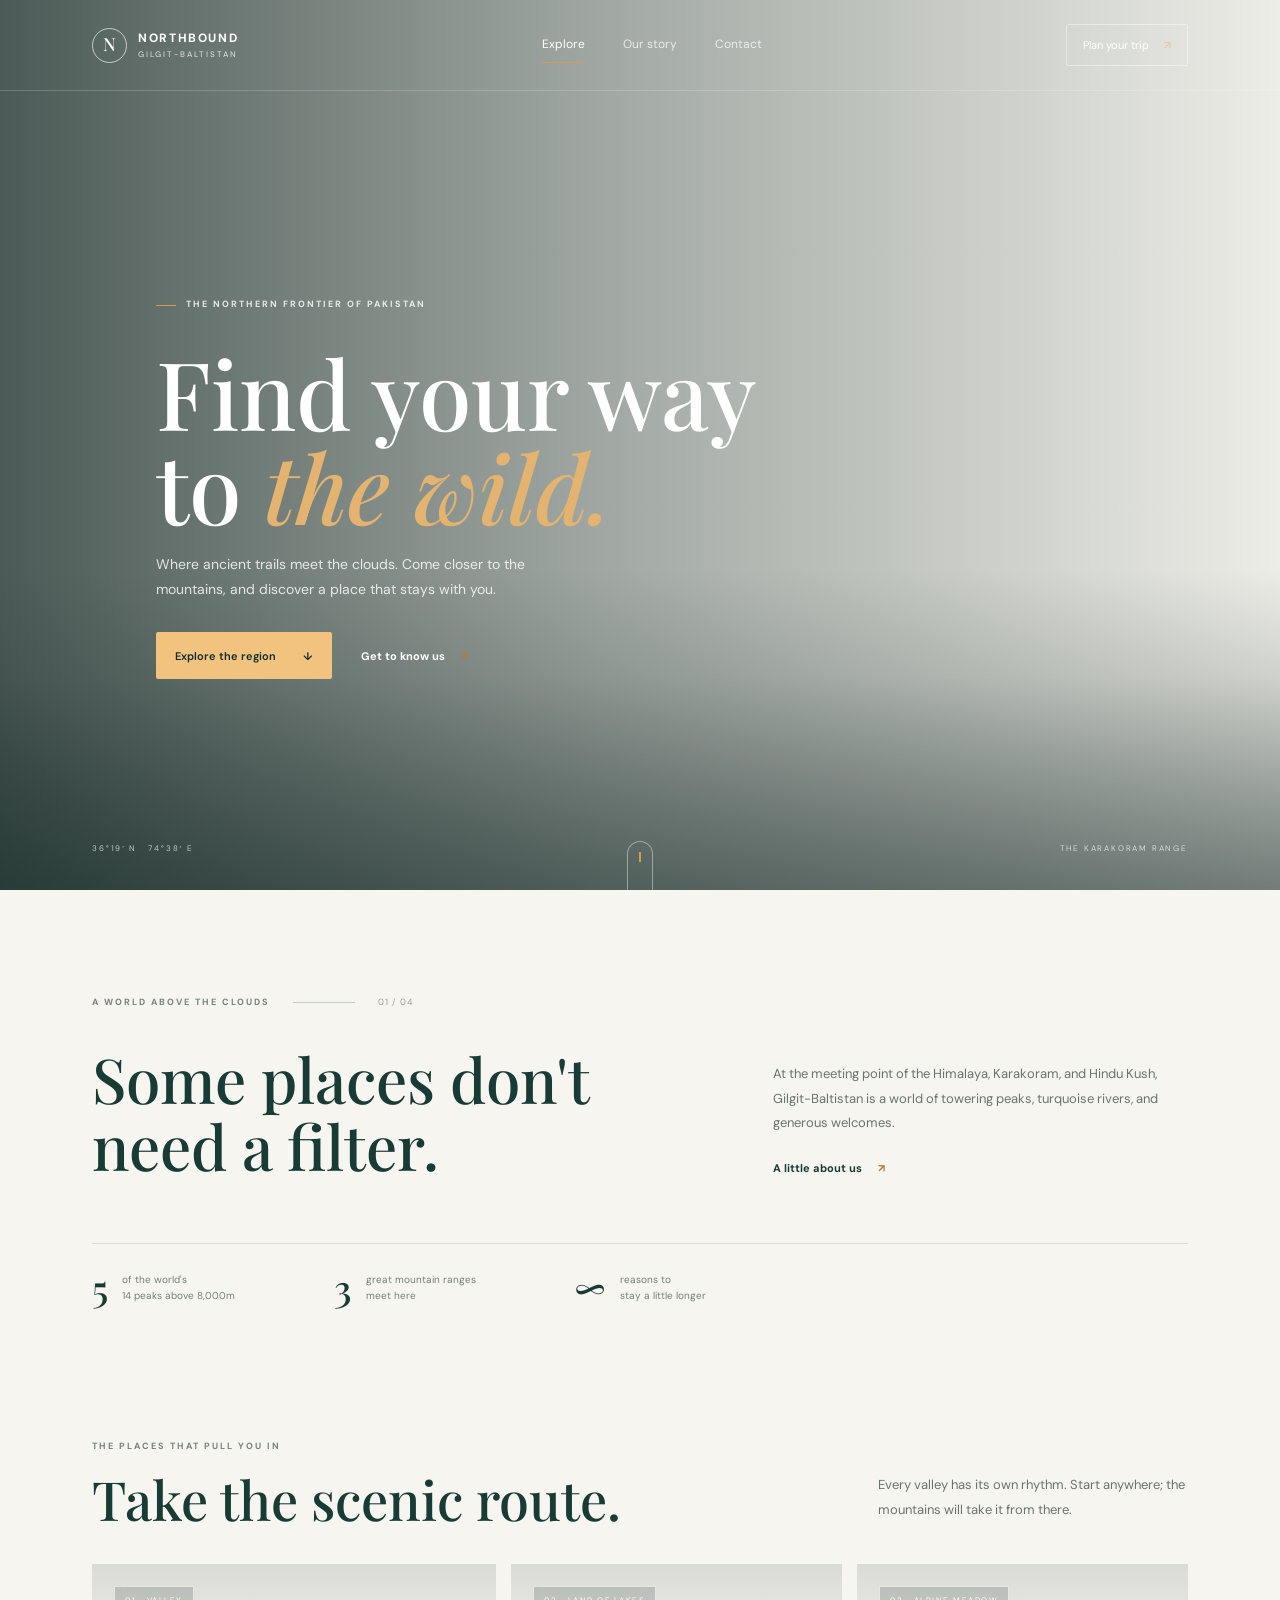
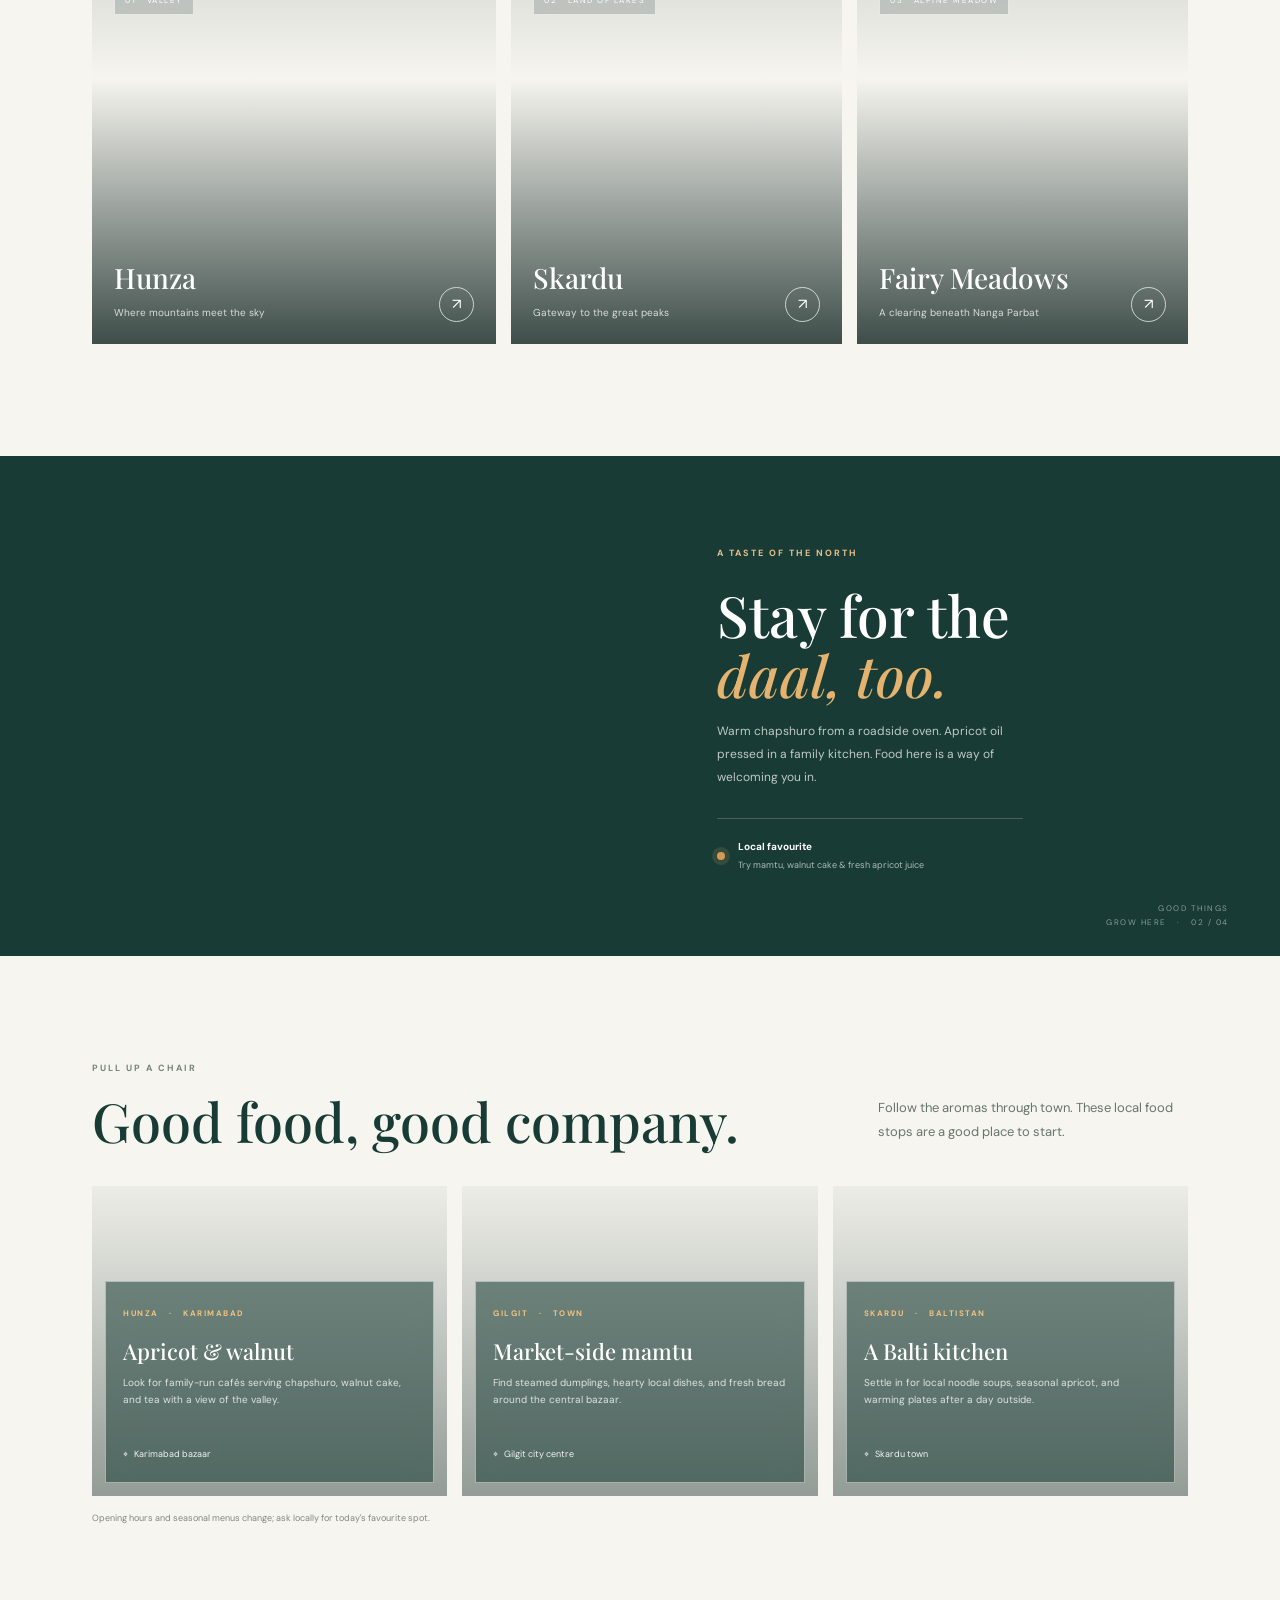
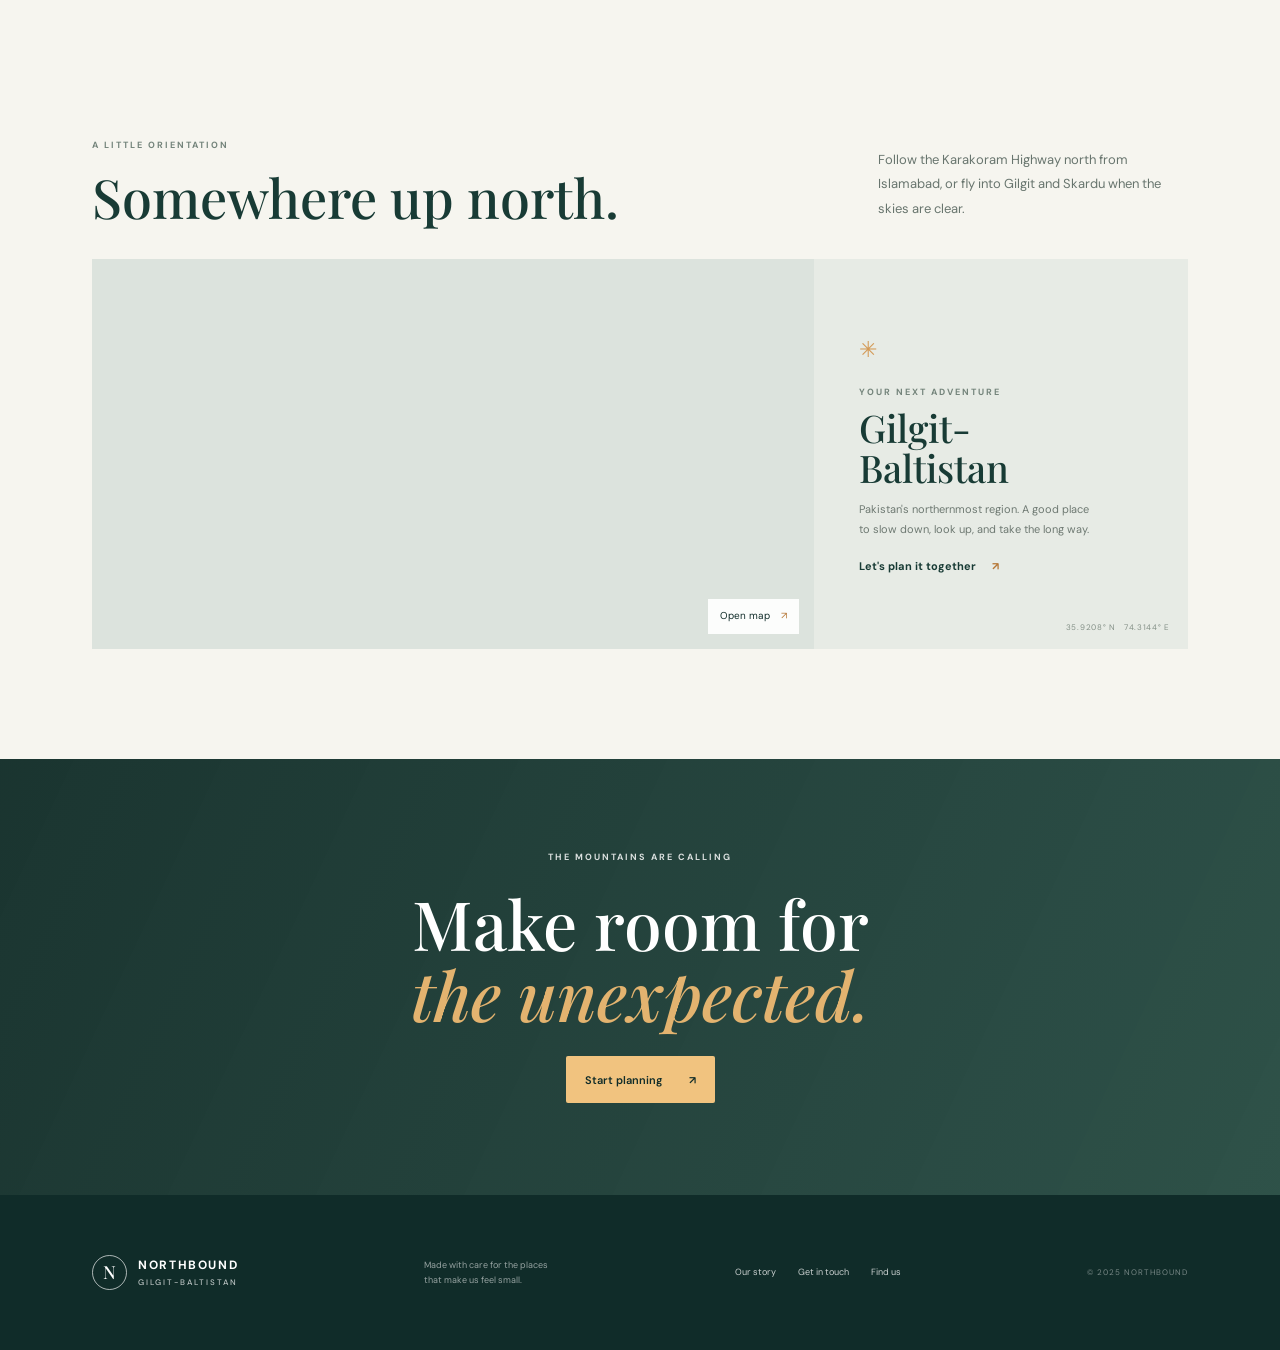
<file: index.html>
<!DOCTYPE html>
<html lang="en">
<head>
    <meta charset="UTF-8">
    <meta name="viewport" content="width=device-width, initial-scale=1.0">
    <meta name="description" content="Discover the mountain valleys, culture, cuisine, and unforgettable journeys of Gilgit-Baltistan, Pakistan.">
    <title>Northbound — Explore Gilgit-Baltistan</title>
    <link rel="preconnect" href="https://fonts.googleapis.com">
    <link rel="preconnect" href="https://fonts.gstatic.com" crossorigin>
    <link href="https://fonts.googleapis.com/css2?family=DM+Sans:wght@400;500;600;700&family=Playfair+Display:wght@500;600;700&display=swap" rel="stylesheet">
    <link rel="stylesheet" href="styles.css">
</head>
<body>
    <header class="site-header">
        <a class="brand" href="index.html" aria-label="Northbound home"><span class="brand-mark">N</span><span>NORTHBOUND<small>GILGIT-BALTISTAN</small></span></a>
        <nav class="main-nav" aria-label="Main navigation">
            <a class="active" href="index.html">Explore</a>
            <a href="about.html">Our story</a>
            <a href="contact.html">Contact</a>
        </nav>
        <a class="header-cta" href="contact.html">Plan your trip <span aria-hidden="true">↗</span></a>
    </header>

    <main>
        <section class="hero">
            <div class="hero-content">
                <p class="eyebrow light"><span></span> THE NORTHERN FRONTIER OF PAKISTAN</p>
                <h1>Find your way<br>to <em>the wild.</em></h1>
                <p class="hero-copy">Where ancient trails meet the clouds. Come closer to the mountains, and discover a place that stays with you.</p>
                <div class="hero-actions">
                    <a class="button button-primary" href="#destinations">Explore the region <span aria-hidden="true">↓</span></a>
                    <a class="text-link light-link" href="about.html">Get to know us <span aria-hidden="true">↗</span></a>
                </div>
            </div>
            <div class="hero-caption"><span>36°19′ N &nbsp; 74°38′ E</span><span>THE KARAKORAM RANGE</span></div>
            <a class="scroll-cue" href="#intro" aria-label="Scroll to discover"><span></span></a>
        </section>

        <section class="intro section-wrap" id="intro">
            <div class="intro-label"><span class="eyebrow">A WORLD ABOVE THE CLOUDS</span><span class="line"></span><span class="index-number">01 / 04</span></div>
            <div class="intro-main">
                <h2>Some places don't<br>need a filter.</h2>
                <div class="intro-text"><p>At the meeting point of the Himalaya, Karakoram, and Hindu Kush, Gilgit-Baltistan is a world of towering peaks, turquoise rivers, and generous welcomes.</p><a class="text-link" href="about.html">A little about us <span aria-hidden="true">↗</span></a></div>
            </div>
            <div class="stat-row">
                <div class="stat"><strong>5</strong><span>of the world's<br>14 peaks above 8,000m</span></div>
                <div class="stat"><strong>3</strong><span>great mountain ranges<br>meet here</span></div>
                <div class="stat"><strong>∞</strong><span>reasons to<br>stay a little longer</span></div>
            </div>
        </section>

        <section class="destinations section-wrap" id="destinations">
            <div class="section-heading">
                <div><span class="eyebrow">THE PLACES THAT PULL YOU IN</span><h2>Take the scenic route.</h2></div>
                <p>Every valley has its own rhythm. Start anywhere; the mountains will take it from there.</p>
            </div>
            <div class="destination-grid">
                <a class="destination-card card-hunza" href="#map"><span class="card-tag">01 &nbsp; VALLEY</span><span class="card-info"><span><strong>Hunza</strong><small>Where mountains meet the sky</small></span><span class="round-arrow" aria-hidden="true">↗</span></span></a>
                <a class="destination-card card-skardu" href="#map"><span class="card-tag">02 &nbsp; LAND OF LAKES</span><span class="card-info"><span><strong>Skardu</strong><small>Gateway to the great peaks</small></span><span class="round-arrow" aria-hidden="true">↗</span></span></a>
                <a class="destination-card card-fairy" href="#map"><span class="card-tag">03 &nbsp; ALPINE MEADOW</span><span class="card-info"><span><strong>Fairy Meadows</strong><small>A clearing beneath Nanga Parbat</small></span><span class="round-arrow" aria-hidden="true">↗</span></span></a>
            </div>
        </section>

        <section class="food-section">
            <div class="food-image" role="img" aria-label="Traditional meal served with mountain scenery"></div>
            <div class="food-content"><span class="eyebrow">A TASTE OF THE NORTH</span><h2>Stay for the<br><em>daal, too.</em></h2><p>Warm chapshuro from a roadside oven. Apricot oil pressed in a family kitchen. Food here is a way of welcoming you in.</p><div class="food-note"><span class="food-dot"></span><span><strong>Local favourite</strong><small>Try mamtu, walnut cake &amp; fresh apricot juice</small></span></div></div>
            <div class="food-side-note">GOOD THINGS<br>GROW HERE &nbsp; · &nbsp; 02 / 04</div>
        </section>

        <section class="restaurants section-wrap">
            <div class="section-heading"><div><span class="eyebrow">PULL UP A CHAIR</span><h2>Good food, good company.</h2></div><p>Follow the aromas through town. These local food stops are a good place to start.</p></div>
            <div class="restaurant-grid">
                <article class="restaurant-card restaurant-hunza"><div class="restaurant-glass"><span class="restaurant-type">HUNZA &nbsp; · &nbsp; KARIMABAD</span><h3>Apricot &amp; walnut</h3><p>Look for family-run cafés serving chapshuro, walnut cake, and tea with a view of the valley.</p><span class="restaurant-pin">⌖ &nbsp; Karimabad bazaar</span></div></article>
                <article class="restaurant-card restaurant-gilgit"><div class="restaurant-glass"><span class="restaurant-type">GILGIT &nbsp; · &nbsp; TOWN</span><h3>Market-side mamtu</h3><p>Find steamed dumplings, hearty local dishes, and fresh bread around the central bazaar.</p><span class="restaurant-pin">⌖ &nbsp; Gilgit city centre</span></div></article>
                <article class="restaurant-card restaurant-skardu"><div class="restaurant-glass"><span class="restaurant-type">SKARDU &nbsp; · &nbsp; BALTISTAN</span><h3>A Balti kitchen</h3><p>Settle in for local noodle soups, seasonal apricot, and warming plates after a day outside.</p><span class="restaurant-pin">⌖ &nbsp; Skardu town</span></div></article>
            </div>
            <p class="restaurant-note">Opening hours and seasonal menus change; ask locally for today's favourite spot.</p>
        </section>

        <section class="map-section section-wrap" id="map">
            <div class="section-heading map-heading"><div><span class="eyebrow">A LITTLE ORIENTATION</span><h2>Somewhere up north.</h2></div><p>Follow the Karakoram Highway north from Islamabad, or fly into Gilgit and Skardu when the skies are clear.</p></div>
            <div class="map-layout">
                <div class="map-frame"><iframe title="Map of Gilgit-Baltistan" src="https://www.openstreetmap.org/export/embed.html?bbox=73.2%2C34.5%2C77.5%2C37.2&amp;layer=mapnik&amp;marker=35.92%2C74.31" loading="lazy"></iframe><a class="map-open" href="https://www.openstreetmap.org/?mlat=35.92&amp;mlon=74.31#map=8/35.92/74.31" target="_blank" rel="noopener noreferrer">Open map <span aria-hidden="true">↗</span></a></div>
                <div class="map-aside"><span class="map-pin" aria-hidden="true">✳</span><span class="eyebrow">YOUR NEXT ADVENTURE</span><h3>Gilgit-<br>Baltistan</h3><p>Pakistan's northernmost region. A good place to slow down, look up, and take the long way.</p><a class="text-link" href="contact.html">Let's plan it together <span aria-hidden="true">↗</span></a><div class="map-coordinates">35.9208° N &nbsp; 74.3144° E</div></div>
            </div>
        </section>

        <section class="closing-cta"><span class="eyebrow light">THE MOUNTAINS ARE CALLING</span><h2>Make room for<br><em>the unexpected.</em></h2><a class="button button-light" href="contact.html">Start planning <span aria-hidden="true">↗</span></a></section>
    </main>

    <footer class="site-footer"><a class="brand footer-brand" href="index.html"><span class="brand-mark">N</span><span>NORTHBOUND<small>GILGIT-BALTISTAN</small></span></a><p>Made with care for the places<br>that make us feel small.</p><div class="footer-links"><a href="about.html">Our story</a><a href="contact.html">Get in touch</a><a href="#map">Find us</a></div><span class="copyright">© 2025 NORTHBOUND</span></footer>
</body>
</html>
</file>
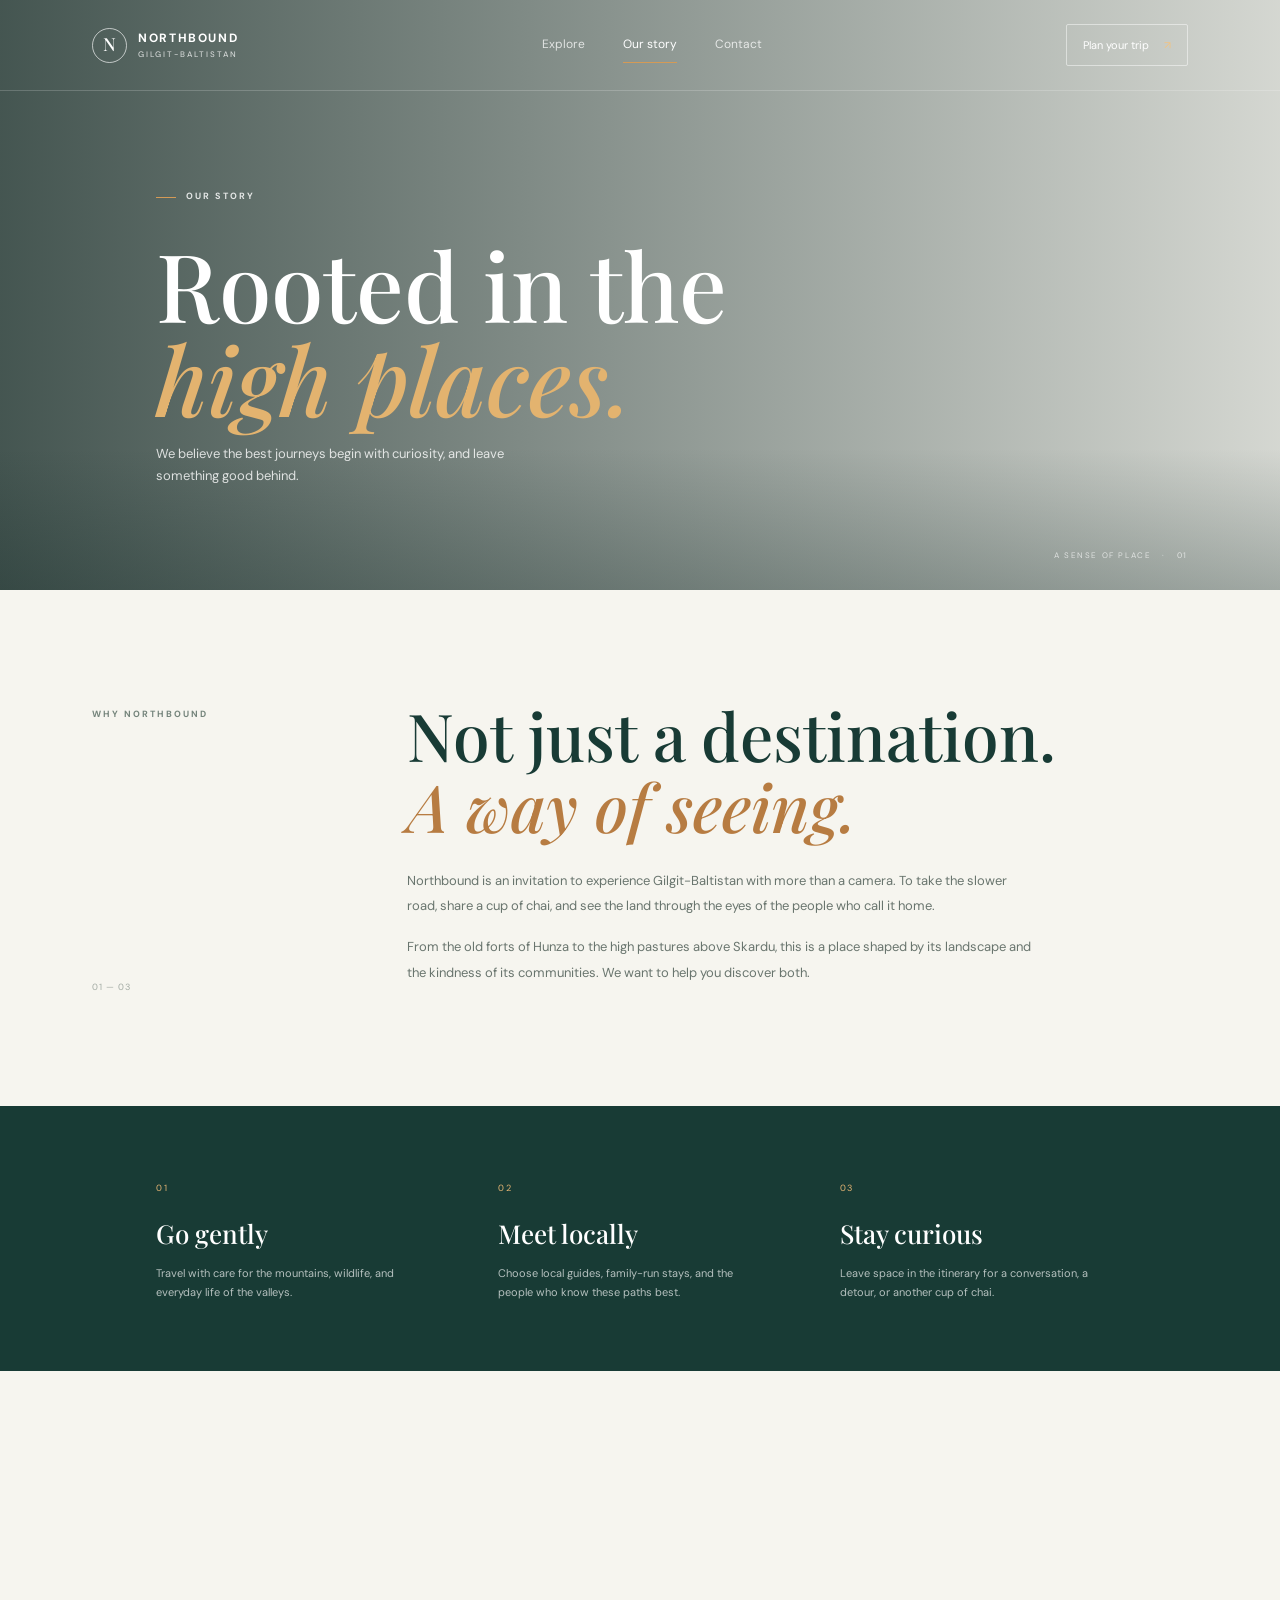
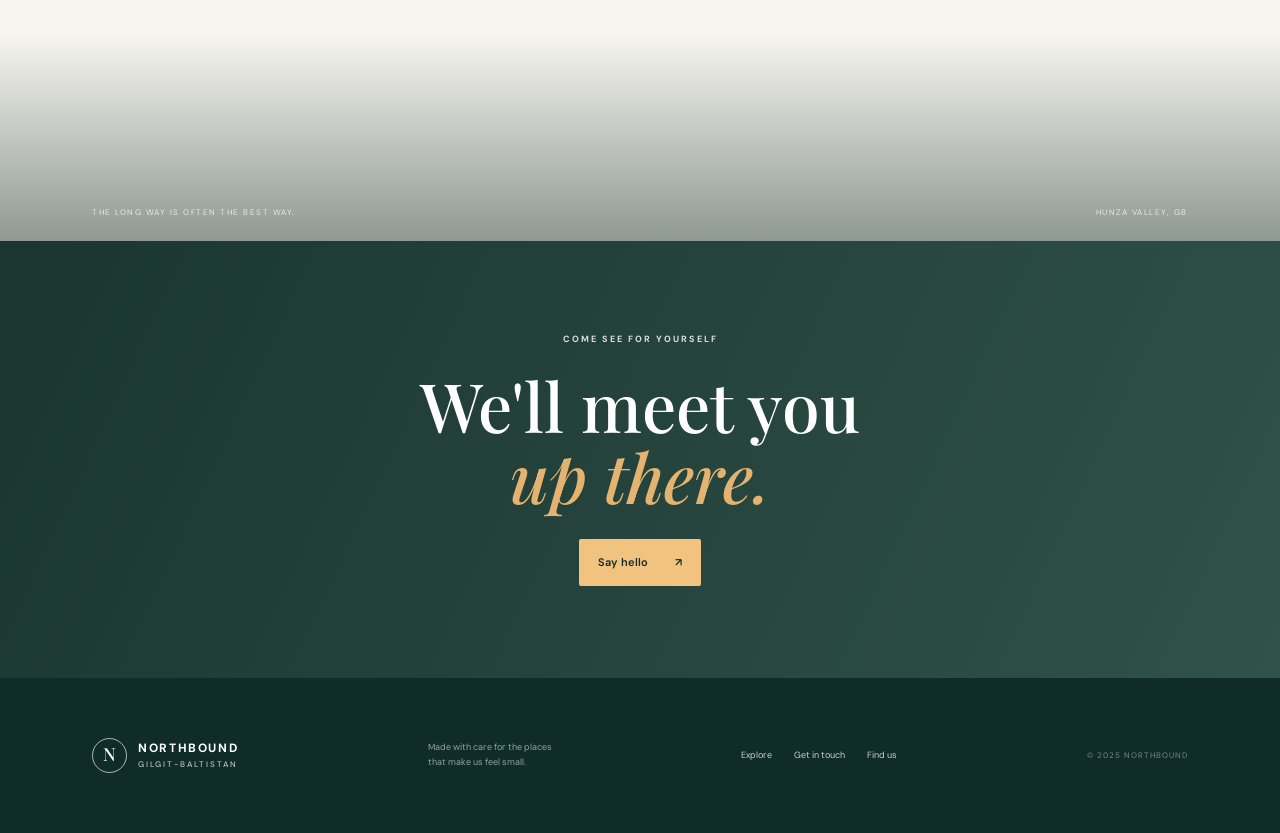
<file: about.html>
<!DOCTYPE html>
<html lang="en">
<head>
    <meta charset="UTF-8">
    <meta name="viewport" content="width=device-width, initial-scale=1.0">
    <meta name="description" content="Learn about Northbound and our love for the communities, culture, and landscapes of Gilgit-Baltistan.">
    <title>Our Story — Northbound</title>
    <link rel="preconnect" href="https://fonts.googleapis.com">
    <link rel="preconnect" href="https://fonts.gstatic.com" crossorigin>
    <link href="https://fonts.googleapis.com/css2?family=DM+Sans:wght@400;500;600;700&family=Playfair+Display:wght@500;600;700&display=swap" rel="stylesheet">
    <link rel="stylesheet" href="styles.css">
</head>
<body>
    <header class="site-header">
        <a class="brand" href="index.html" aria-label="Northbound home"><span class="brand-mark">N</span><span>NORTHBOUND<small>GILGIT-BALTISTAN</small></span></a>
        <nav class="main-nav" aria-label="Main navigation"><a href="index.html">Explore</a><a class="active" href="about.html">Our story</a><a href="contact.html">Contact</a></nav>
        <a class="header-cta" href="contact.html">Plan your trip <span aria-hidden="true">↗</span></a>
    </header>
    <main>
        <section class="page-hero about-hero"><div class="page-hero-content"><p class="eyebrow light"><span></span> OUR STORY</p><h1>Rooted in the<br><em>high places.</em></h1><p>We believe the best journeys begin with curiosity, and leave something good behind.</p></div><span class="page-hero-caption">A SENSE OF PLACE &nbsp; · &nbsp; 01</span></section>
        <section class="story-section section-wrap"><div class="story-aside"><span class="eyebrow">WHY NORTHBOUND</span><span class="story-index">01 — 03</span></div><div class="story-copy"><h2>Not just a destination.<br><em>A way of seeing.</em></h2><p>Northbound is an invitation to experience Gilgit-Baltistan with more than a camera. To take the slower road, share a cup of chai, and see the land through the eyes of the people who call it home.</p><p>From the old forts of Hunza to the high pastures above Skardu, this is a place shaped by its landscape and the kindness of its communities. We want to help you discover both.</p></div></section>
        <section class="values-band"><div class="value-item"><span>01</span><h3>Go gently</h3><p>Travel with care for the mountains, wildlife, and everyday life of the valleys.</p></div><div class="value-item"><span>02</span><h3>Meet locally</h3><p>Choose local guides, family-run stays, and the people who know these paths best.</p></div><div class="value-item"><span>03</span><h3>Stay curious</h3><p>Leave space in the itinerary for a conversation, a detour, or another cup of chai.</p></div></section>
        <section class="about-image-section"><div class="about-image"></div><div class="about-image-caption"><span>THE LONG WAY IS OFTEN THE BEST WAY.</span><span>HUNZA VALLEY, GB</span></div></section>
        <section class="closing-cta"><span class="eyebrow light">COME SEE FOR YOURSELF</span><h2>We'll meet you<br><em>up there.</em></h2><a class="button button-light" href="contact.html">Say hello <span aria-hidden="true">↗</span></a></section>
    </main>
    <footer class="site-footer"><a class="brand footer-brand" href="index.html"><span class="brand-mark">N</span><span>NORTHBOUND<small>GILGIT-BALTISTAN</small></span></a><p>Made with care for the places<br>that make us feel small.</p><div class="footer-links"><a href="index.html">Explore</a><a href="contact.html">Get in touch</a><a href="index.html#map">Find us</a></div><span class="copyright">© 2025 NORTHBOUND</span></footer>
</body>
</html>
</file>
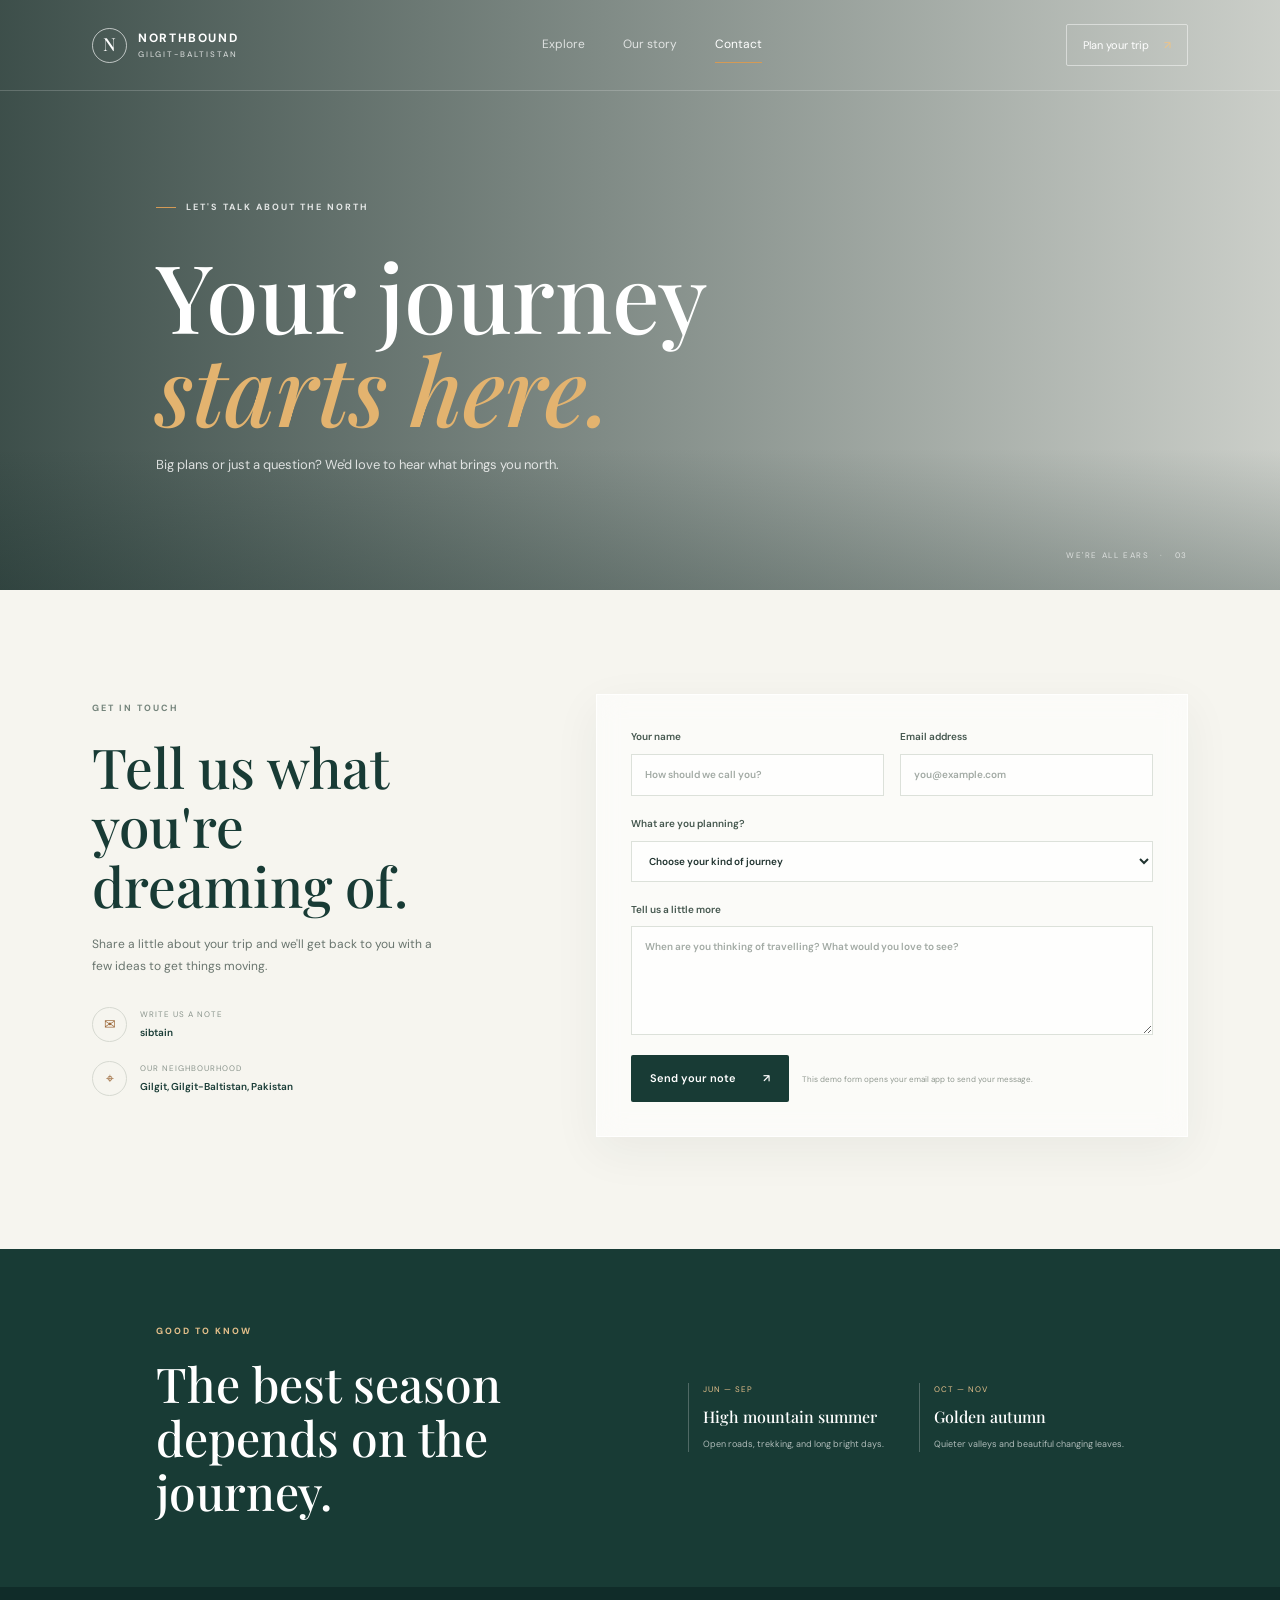
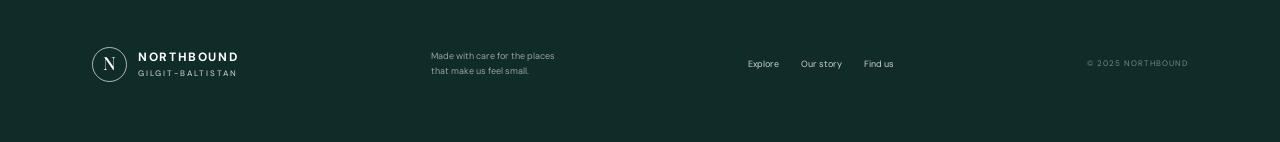
<file: contact.html>
<!DOCTYPE html>
<html lang="en">
<head>
    <meta charset="UTF-8">
    <meta name="viewport" content="width=device-width, initial-scale=1.0">
    <meta name="description" content="Get in touch with Northbound to start planning your journey through Gilgit-Baltistan.">
    <title>Contact — Northbound</title>
    <link rel="preconnect" href="https://fonts.googleapis.com">
    <link rel="preconnect" href="https://fonts.gstatic.com" crossorigin>
    <link href="https://fonts.googleapis.com/css2?family=DM+Sans:wght@400;500;600;700&family=Playfair+Display:wght@500;600;700&display=swap" rel="stylesheet">
    <link rel="stylesheet" href="styles.css">
</head>
<body>
    <header class="site-header">
        <a class="brand" href="index.html" aria-label="Northbound home"><span class="brand-mark">N</span><span>NORTHBOUND<small>GILGIT-BALTISTAN</small></span></a>
        <nav class="main-nav" aria-label="Main navigation"><a href="index.html">Explore</a><a href="about.html">Our story</a><a class="active" href="contact.html">Contact</a></nav>
        <a class="header-cta" href="contact.html">Plan your trip <span aria-hidden="true">↗</span></a>
    </header>
    <main>
        <section class="page-hero contact-hero"><div class="page-hero-content"><p class="eyebrow light"><span></span> LET'S TALK ABOUT THE NORTH</p><h1>Your journey<br><em>starts here.</em></h1><p>Big plans or just a question? We'd love to hear what brings you north.</p></div><span class="page-hero-caption">WE'RE ALL EARS &nbsp; · &nbsp; 03</span></section>
        <section class="contact-section section-wrap"><div class="contact-intro"><span class="eyebrow">GET IN TOUCH</span><h2>Tell us what<br>you're dreaming of.</h2><p>Share a little about your trip and we'll get back to you with a few ideas to get things moving.</p><div class="contact-detail"><span class="detail-icon">✉</span><span><small>WRITE US A NOTE</small><a href="mailto:sibtain163@gmil.com">sibtain</a></span></div><div class="contact-detail"><span class="detail-icon">⌖</span><span><small>OUR NEIGHBOURHOOD</small><strong>Gilgit, Gilgit-Baltistan, Pakistan</strong></span></div></div>
            <form class="contact-form" action="mailto:hello@northbound.travel" method="post" enctype="text/plain"><div class="form-row"><label>Your name<input type="text" name="name" placeholder="How should we call you?" required></label><label>Email address<input type="email" name="email" placeholder="you@example.com" required></label></div><label>What are you planning?<select name="trip-type" required><option value="" disabled selected>Choose your kind of journey</option><option>Valley &amp; culture</option><option>Trekking &amp; adventure</option><option>Road trip</option><option>Something else</option></select></label><label>Tell us a little more<textarea name="message" rows="5" placeholder="When are you thinking of travelling? What would you love to see?" required></textarea></label><button class="button button-dark" type="submit">Send your note <span aria-hidden="true">↗</span></button><p class="form-note">This demo form opens your email app to send your message.</p></form></section>
        <section class="contact-bottom"><div><span class="eyebrow light">GOOD TO KNOW</span><h2>The best season<br>depends on the journey.</h2></div><div class="season-list"><p><span>JUN — SEP</span><strong>High mountain summer</strong><small>Open roads, trekking, and long bright days.</small></p><p><span>OCT — NOV</span><strong>Golden autumn</strong><small>Quieter valleys and beautiful changing leaves.</small></p></div></section>
    </main>
    <footer class="site-footer"><a class="brand footer-brand" href="index.html"><span class="brand-mark">N</span><span>NORTHBOUND<small>GILGIT-BALTISTAN</small></span></a><p>Made with care for the places<br>that make us feel small.</p><div class="footer-links"><a href="index.html">Explore</a><a href="about.html">Our story</a><a href="index.html#map">Find us</a></div><span class="copyright">© 2025 NORTHBOUND</span></footer>
</body>
</html>
</file>
<file: styles.css>
:root {
    --pine: #183b35;
    --deep: #102c29;
    --mist: #e9eeea;
    --paper: #f6f5ef;
    --ink: #20332f;
    --muted: #78837c;
    --saffron: #d49a56;
    --serif: "Playfair Display", Georgia, serif;
    --sans: "DM Sans", sans-serif;
}

* { box-sizing: border-box; }
html { scroll-behavior: smooth; }
body { margin: 0; color: var(--ink); background: var(--paper); font-family: var(--sans); font-size: 15px; line-height: 1.65; }
a { color: inherit; text-decoration: none; }
button, input, select, textarea { font: inherit; }
.site-header { position: absolute; z-index: 5; top: 0; left: 0; display: flex; align-items: center; justify-content: space-between; width: 100%; padding: 24px 7.2%; color: #fff; border-bottom: 1px solid rgba(255,255,255,.19); animation: header-in .8s ease both; }
.brand { display: inline-flex; align-items: center; gap: 11px; font-size: 12px; font-weight: 700; letter-spacing: 1.6px; line-height: 1.1; }
.brand-mark { display: grid; width: 35px; height: 35px; place-items: center; border: 1px solid rgba(255,255,255,.65); border-radius: 50%; font-family: var(--serif); font-size: 18px; font-weight: 500; letter-spacing: 0; }
.brand small { display: block; margin-top: 5px; font-size: 8px; font-weight: 500; letter-spacing: 2px; opacity: .72; }
.main-nav { display: flex; align-items: center; gap: 38px; font-size: 12px; }
.main-nav a { position: relative; opacity: .76; transition: opacity .2s ease; }
.main-nav a:hover, .main-nav a.active { opacity: 1; }
.main-nav a.active::after { position: absolute; right: 0; bottom: -8px; left: 0; height: 1px; background: var(--saffron); content: ""; }
.header-cta { padding: 11px 16px; border: 1px solid rgba(255,255,255,.48); border-radius: 2px; font-size: 11px; transition: background .2s ease, color .2s ease; }
.header-cta span { margin-left: 12px; color: #efc487; }
.header-cta:hover { color: var(--deep); background: #fff; }
.hero { position: relative; display: flex; min-height: 690px; height: min(100svh, 890px); align-items: center; overflow: hidden; color: #fff; background: linear-gradient(90deg, rgba(10,31,28,.72) 0%, rgba(10,31,28,.36) 47%, rgba(10,31,28,.04) 100%), linear-gradient(0deg, rgba(8,25,23,.38), transparent 36%), url("https://images.unsplash.com/photo-1464822759023-fed622ff2c3b?auto=format&fit=crop&w=2200&q=88") center 52% / cover; }
.hero::after, .page-hero::after { position: absolute; inset: 0; pointer-events: none; background: linear-gradient(0deg, rgba(12,35,32,.26), transparent 24%); content: ""; }
.hero-content { position: relative; z-index: 1; width: min(650px, 65%); margin: 78px 0 0 12.2%; animation: rise-in .9s .12s both; }
.eyebrow { display: inline-flex; align-items: center; gap: 10px; color: #74847b; font-size: 9px; font-weight: 700; letter-spacing: 2px; line-height: 1.5; }
.eyebrow.light { color: rgba(255,255,255,.83); }
.eyebrow > span { width: 20px; height: 1px; background: var(--saffron); }
h1, h2, h3, p { margin-top: 0; }
.hero h1, .page-hero h1 { margin: 25px 0 18px; font-family: var(--serif); font-size: clamp(58px, 7.4vw, 102px); font-weight: 500; letter-spacing: 0; line-height: .99; }
.hero h1 em, .page-hero h1 em, .food-content h2 em, .closing-cta h2 em, .story-copy h2 em { color: #e3b36f; font-weight: 500; }
.hero-copy { max-width: 390px; color: rgba(255,255,255,.82); font-size: 14px; line-height: 1.85; }
.hero-actions { display: flex; align-items: center; gap: 29px; margin-top: 29px; }
.button { display: inline-flex; min-height: 47px; align-items: center; justify-content: center; gap: 27px; padding: 0 19px; border: 0; border-radius: 2px; cursor: pointer; font-size: 11px; font-weight: 600; transition: transform .2s ease, background .2s ease; }
.button:hover { transform: translateY(-3px); }
.button-primary { color: var(--deep); background: #f1c37f; }
.button-primary:hover { background: #ffdfa5; }
.text-link { display: inline-flex; align-items: center; gap: 16px; color: var(--pine); font-size: 11px; font-weight: 700; }
.text-link span { color: #b7793a; transition: transform .2s ease; }
.text-link:hover span { transform: translate(3px, -3px); }
.light-link { color: #fff; }
.hero-caption { position: absolute; z-index: 1; right: 7.2%; bottom: 35px; left: 7.2%; display: flex; justify-content: space-between; color: rgba(255,255,255,.7); font-size: 8px; letter-spacing: 1.8px; }
.scroll-cue { position: absolute; z-index: 1; bottom: -1px; left: 50%; width: 26px; height: 50px; border: 1px solid rgba(255,255,255,.42); border-bottom: 0; border-radius: 15px 15px 0 0; transform: translateX(-50%); }
.scroll-cue span { position: absolute; top: 10px; left: 11px; width: 2px; height: 10px; background: var(--saffron); animation: scroll-down 1.5s infinite; }
.section-wrap { width: min(1120px, 85.6%); margin: 0 auto; }
.intro { padding-top: 105px; padding-bottom: 100px; }
.intro-label { display: flex; align-items: center; gap: 23px; }
.line { width: 62px; height: 1px; background: #c5ccc5; }
.index-number { color: #9aa39d; font-size: 9px; letter-spacing: 1px; }
.intro-main { display: grid; grid-template-columns: 1.15fr .85fr; align-items: end; gap: 11%; margin-top: 36px; }
.intro h2, .section-heading h2, .story-copy h2, .contact-intro h2 { margin-bottom: 0; color: var(--pine); font-family: var(--serif); font-size: clamp(38px, 5vw, 62px); font-weight: 500; letter-spacing: 0; line-height: 1.08; }
.intro-text p, .section-heading > p { max-width: 390px; margin-bottom: 19px; color: #68756e; font-size: 13px; line-height: 1.9; }
.stat-row { display: flex; gap: 9%; margin-top: 63px; padding-top: 25px; border-top: 1px solid #d9ddd7; }
.stat { display: flex; align-items: center; gap: 14px; }
.stat strong { color: var(--pine); font-family: var(--serif); font-size: 38px; font-weight: 500; line-height: 1; }
.stat span { color: #758078; font-size: 10px; line-height: 1.55; }
.destinations { padding: 25px 0 112px; }
.section-heading { display: flex; align-items: end; justify-content: space-between; gap: 32px; margin-bottom: 36px; }
.section-heading h2 { margin-top: 13px; font-size: clamp(36px, 4.5vw, 54px); }
.section-heading > p { max-width: 310px; margin-bottom: 5px; }
.destination-grid { display: grid; grid-template-columns: 1.1fr .9fr .9fr; gap: 15px; }
.destination-card { position: relative; display: flex; min-height: 380px; flex-direction: column; justify-content: space-between; overflow: hidden; padding: 22px; color: white; background-position: center; background-size: cover; isolation: isolate; transition: transform .35s ease; }
.destination-card::before { position: absolute; z-index: -1; inset: 0; background: linear-gradient(180deg, rgba(10,30,27,.12), transparent 30%, rgba(10,30,27,.78)); content: ""; transition: background .25s ease; }
.destination-card:hover { transform: translateY(-5px); }
.destination-card:hover::before { background: linear-gradient(180deg, rgba(10,30,27,.2), rgba(10,30,27,.12) 30%, rgba(10,30,27,.86)); }
.card-hunza { background-image: url("https://images.unsplash.com/photo-1519681393784-d120267933ba?auto=format&fit=crop&w=1000&q=85"); }
.card-skardu { background-image: url("https://images.unsplash.com/photo-1500530855697-b586d89ba3ee?auto=format&fit=crop&w=900&q=85"); }
.card-fairy { background-image: url("https://images.unsplash.com/photo-1464278533981-50106e6176b1?auto=format&fit=crop&w=900&q=85"); }
.card-tag { align-self: flex-start; padding: 7px 10px; border: 1px solid rgba(255,255,255,.6); background: rgba(23,49,44,.18); backdrop-filter: blur(8px); font-size: 8px; letter-spacing: 1.5px; }
.card-info { display: flex; align-items: end; justify-content: space-between; }
.card-info strong, .card-info small { display: block; }
.card-info strong { font-family: var(--serif); font-size: 28px; font-weight: 500; }
.card-info small { margin-top: 4px; color: rgba(255,255,255,.78); font-size: 10px; }
.round-arrow { display: grid; width: 35px; height: 35px; place-items: center; border: 1px solid rgba(255,255,255,.7); border-radius: 50%; transition: background .2s ease, color .2s ease; }
.destination-card:hover .round-arrow { color: var(--deep); background: white; }
.food-section { position: relative; display: grid; min-height: 500px; grid-template-columns: 1fr 1fr; color: white; background: var(--pine); }
.food-image { min-height: 500px; background: url("https://images.unsplash.com/photo-1547592180-85f173990554?auto=format&fit=crop&w=1200&q=85") center / cover; }
.food-content { align-self: center; max-width: 460px; padding: 70px 12%; }
.food-content .eyebrow { color: #e5c08b; }
.food-content h2 { margin: 22px 0 15px; font-family: var(--serif); font-size: 57px; font-weight: 500; line-height: 1.05; }
.food-content p { max-width: 340px; color: rgba(255,255,255,.72); font-size: 12px; line-height: 1.9; }
.food-note { display: flex; align-items: center; gap: 13px; margin-top: 29px; padding-top: 20px; border-top: 1px solid rgba(255,255,255,.2); }
.food-dot { width: 8px; height: 8px; border-radius: 50%; background: var(--saffron); box-shadow: 0 0 0 5px rgba(212,154,86,.16); }
.food-note strong, .food-note small { display: block; }
.food-note strong { font-size: 10px; }
.food-note small { margin-top: 3px; color: rgba(255,255,255,.65); font-size: 9px; }
.food-side-note { position: absolute; right: 4%; bottom: 26px; color: rgba(255,255,255,.49); font-size: 8px; letter-spacing: 1.5px; line-height: 1.8; text-align: right; }
.restaurants { padding-top: 98px; padding-bottom: 100px; }
.restaurant-grid { display: grid; grid-template-columns: repeat(3, 1fr); gap: 15px; }
.restaurant-card { position: relative; display: flex; min-height: 310px; align-items: end; padding: 13px; overflow: hidden; background-position: center; background-size: cover; }
.restaurant-card::before { position: absolute; inset: 0; background: linear-gradient(180deg, rgba(11,33,29,.04), rgba(11,33,29,.42)); content: ""; }
.restaurant-hunza { background-image: url("https://images.unsplash.com/photo-1517248135467-4c7edcad34c4?auto=format&fit=crop&w=900&q=85"); }
.restaurant-gilgit { background-image: url("https://images.unsplash.com/photo-1555396273-367ea4eb4db5?auto=format&fit=crop&w=900&q=85"); }
.restaurant-skardu { background-image: url("https://images.unsplash.com/photo-1414235077428-338989a2e8c0?auto=format&fit=crop&w=900&q=85"); }
.restaurant-glass { position: relative; width: 100%; padding: 17px; border: 1px solid rgba(255,255,255,.48); color: white; background: rgba(24,59,53,.54); backdrop-filter: blur(12px); }
.restaurant-type { color: #f1c37f; font-size: 8px; font-weight: 700; letter-spacing: 1.5px; }
.restaurant-glass h3 { margin: 9px 0 5px; font-family: var(--serif); font-size: 22px; font-weight: 500; }
.restaurant-glass p { min-height: 54px; margin-bottom: 12px; color: rgba(255,255,255,.8); font-size: 10px; line-height: 1.7; }
.restaurant-pin { color: rgba(255,255,255,.92); font-size: 9px; }
.restaurant-note { margin: 15px 0 0; color: #7e8981; font-size: 9px; }
.map-section { padding-top: 105px; padding-bottom: 110px; }
.map-heading { margin-bottom: 32px; }
.map-layout { display: grid; min-height: 390px; grid-template-columns: 1.45fr .75fr; }
.map-frame { position: relative; min-height: 390px; background: #dce3dd; }
.map-frame iframe { position: absolute; width: 100%; height: 100%; border: 0; filter: saturate(.72); }
.map-open { position: absolute; right: 15px; bottom: 15px; padding: 9px 12px; color: var(--deep); background: rgba(255,255,255,.92); font-size: 10px; }
.map-open span { margin-left: 8px; color: #b7793a; }
.map-aside { position: relative; display: flex; flex-direction: column; align-items: flex-start; justify-content: center; padding: 38px 12%; background: #e7ebe5; }
.map-pin { margin-bottom: 18px; color: var(--saffron); font-size: 22px; }
.map-aside h3 { margin: 8px 0 12px; color: var(--pine); font-family: var(--serif); font-size: 38px; font-weight: 500; line-height: 1.05; }
.map-aside p { max-width: 235px; margin-bottom: 18px; color: #6e7972; font-size: 11px; line-height: 1.8; }
.map-coordinates { position: absolute; right: 18px; bottom: 15px; color: #849087; font-size: 8px; letter-spacing: .7px; }
.closing-cta { padding: 84px 20px 92px; color: white; background: linear-gradient(115deg, rgba(13,41,36,.94), rgba(25,64,55,.9)), url("https://images.unsplash.com/photo-1464822759023-fed622ff2c3b?auto=format&fit=crop&w=1800&q=80") center 56% / cover; text-align: center; }
.closing-cta h2 { margin: 19px 0 27px; font-family: var(--serif); font-size: clamp(43px, 6vw, 68px); font-weight: 500; line-height: 1.05; }
.button-light { color: var(--deep); background: #f1c37f; }
.button-light:hover { background: #ffdfa5; }
.site-footer { display: flex; min-height: 155px; align-items: center; justify-content: space-between; gap: 25px; padding: 30px 7.2%; color: #fff; background: #102c29; }
.footer-brand { flex-shrink: 0; }
.site-footer > p { margin: 0; color: rgba(255,255,255,.56); font-size: 9px; line-height: 1.7; }
.footer-links { display: flex; gap: 22px; color: rgba(255,255,255,.78); font-size: 9px; }
.footer-links a:hover { color: #f1c37f; }
.copyright { color: rgba(255,255,255,.43); font-size: 8px; letter-spacing: 1px; }

/* About and contact pages */
.page-hero { position: relative; display: flex; min-height: 590px; align-items: center; overflow: hidden; color: #fff; background-position: center; background-size: cover; }
.about-hero { background-image: linear-gradient(90deg, rgba(9,32,28,.75), rgba(9,32,28,.14)), url("https://images.unsplash.com/photo-1472396961693-142e6e269027?auto=format&fit=crop&w=2000&q=88"); background-position: center 48%; }
.contact-hero { background-image: linear-gradient(90deg, rgba(9,32,28,.78), rgba(9,32,28,.18)), url("https://images.unsplash.com/photo-1470770841072-f978cf4d019e?auto=format&fit=crop&w=2000&q=88"); background-position: center 55%; }
.page-hero-content { position: relative; z-index: 1; width: min(680px, 80%); margin: 90px 0 0 12.2%; animation: rise-in .9s .12s both; }
.page-hero-content > p:last-child { max-width: 410px; color: rgba(255,255,255,.8); font-size: 13px; }
.page-hero-caption { position: absolute; z-index: 1; right: 7.2%; bottom: 28px; color: rgba(255,255,255,.68); font-size: 8px; letter-spacing: 1.6px; }
.story-section { display: grid; grid-template-columns: .45fr 1.55fr; gap: 8%; padding-top: 110px; padding-bottom: 105px; }
.story-aside { display: flex; flex-direction: column; justify-content: space-between; align-items: flex-start; padding: 8px 0 6px; }
.story-index { color: #a3aba4; font-size: 9px; letter-spacing: 1px; }
.story-copy h2 { margin-bottom: 25px; font-size: clamp(42px, 5.5vw, 66px); }
.story-copy h2 em { color: #b77c42; }
.story-copy p { max-width: 630px; margin-bottom: 16px; color: #69756e; font-size: 13px; line-height: 1.95; }
.values-band { display: grid; grid-template-columns: repeat(3, 1fr); gap: 6%; padding: 68px 12.2%; color: white; background: var(--pine); }
.value-item > span { color: #e4b473; font-size: 9px; letter-spacing: 1.5px; }
.value-item h3 { margin: 14px 0 8px; font-family: var(--serif); font-size: 26px; font-weight: 500; }
.value-item p { max-width: 260px; margin-bottom: 0; color: rgba(255,255,255,.68); font-size: 11px; line-height: 1.8; }
.about-image-section { position: relative; height: 470px; }
.about-image { position: absolute; inset: 0; background: linear-gradient(0deg, rgba(13,34,30,.44), transparent 44%), url("https://images.unsplash.com/photo-1500534623283-312aade485b7?auto=format&fit=crop&w=2000&q=88") center 52% / cover; }
.about-image-caption { position: absolute; right: 7.2%; bottom: 22px; left: 7.2%; display: flex; justify-content: space-between; color: rgba(255,255,255,.76); font-size: 8px; letter-spacing: 1.5px; }
.contact-section { display: grid; grid-template-columns: .8fr 1.2fr; gap: 10%; padding-top: 104px; padding-bottom: 112px; }
.contact-intro h2 { margin: 18px 0; font-size: clamp(39px, 4.5vw, 55px); }
.contact-intro > p { max-width: 340px; margin-bottom: 30px; color: #69756e; font-size: 12px; line-height: 1.85; }
.contact-detail { display: flex; align-items: center; gap: 13px; margin-top: 19px; }
.detail-icon { display: grid; width: 35px; height: 35px; place-items: center; color: #9b6738; border: 1px solid #d6d9d1; border-radius: 50%; font-size: 14px; }
.contact-detail small, .contact-detail strong, .contact-detail a { display: block; }
.contact-detail small { color: #8b958d; font-size: 8px; letter-spacing: 1px; }
.contact-detail strong, .contact-detail a { margin-top: 3px; color: var(--pine); font-size: 10px; font-weight: 600; }
.contact-form { padding: 34px; border: 1px solid rgba(255,255,255,.8); background: rgba(255,255,255,.57); box-shadow: 0 14px 45px rgba(35,55,44,.06); backdrop-filter: blur(14px); }
.contact-form label { display: block; margin-bottom: 20px; color: #44574e; font-size: 10px; font-weight: 600; }
.form-row { display: grid; grid-template-columns: 1fr 1fr; gap: 16px; }
.contact-form input, .contact-form select, .contact-form textarea { display: block; width: 100%; margin-top: 8px; padding: 12px 13px; color: var(--ink); border: 1px solid #dce1da; border-radius: 0; outline: none; background: rgba(255,255,255,.72); font-size: 10px; }
.contact-form input:focus, .contact-form select:focus, .contact-form textarea:focus { border-color: #759184; box-shadow: 0 0 0 2px rgba(67,105,88,.1); }
.contact-form textarea { resize: vertical; }
.contact-form input::placeholder, .contact-form textarea::placeholder { color: #a2aaa4; }
.button-dark { color: white; background: var(--pine); }
.button-dark:hover { background: #28574b; }
.form-note { display: inline-block; margin: 0 0 0 13px; color: #909990; font-size: 8px; }
.contact-bottom { display: grid; grid-template-columns: 1fr 1fr; gap: 10%; padding: 68px 12.2%; color: #fff; background: var(--pine); }
.contact-bottom .eyebrow { color: #e5c08b; }
.contact-bottom h2 { margin: 16px 0 0; font-family: var(--serif); font-size: clamp(34px, 4vw, 48px); font-weight: 500; line-height: 1.12; }
.season-list { display: grid; grid-template-columns: 1fr 1fr; gap: 25px; align-content: center; }
.season-list p { margin: 0; padding-left: 14px; border-left: 1px solid rgba(255,255,255,.24); }
.season-list span, .season-list strong, .season-list small { display: block; }
.season-list span { color: #e5c08b; font-size: 8px; letter-spacing: 1px; }
.season-list strong { margin-top: 8px; font-family: var(--serif); font-size: 16px; font-weight: 500; }
.season-list small { margin-top: 7px; color: rgba(255,255,255,.65); font-size: 9px; line-height: 1.65; }

@keyframes rise-in { from { opacity: 0; transform: translateY(18px); } to { opacity: 1; transform: translateY(0); } }
@keyframes header-in { from { opacity: 0; transform: translateY(-8px); } to { opacity: 1; transform: translateY(0); } }
@keyframes scroll-down { 0%, 100% { opacity: .35; transform: translateY(0); } 50% { opacity: 1; transform: translateY(9px); } }

@media (max-width: 760px) {
    .site-header { padding: 16px 5%; }
    .main-nav { gap: 17px; font-size: 10px; }
    .header-cta { padding: 9px 10px; font-size: 9px; }
    .header-cta span { margin-left: 5px; }
    .hero { min-height: 680px; height: 88svh; background-position: 59% center; }
    .hero-content, .page-hero-content { width: 83%; margin-left: 8%; }
    .hero h1, .page-hero h1 { font-size: clamp(58px, 12vw, 82px); }
    .hero-caption { right: 6%; left: 6%; }
    .section-wrap { width: 86%; }
    .intro { padding-top: 77px; padding-bottom: 75px; }
    .intro-main { grid-template-columns: 1fr; gap: 23px; }
    .intro h2 { font-size: 48px; }
    .stat-row { gap: 4%; justify-content: space-between; margin-top: 43px; }
    .stat { gap: 8px; }
    .stat strong { font-size: 32px; }
    .stat span { font-size: 8px; }
    .destinations { padding-bottom: 78px; }
    .section-heading { align-items: flex-start; flex-direction: column; gap: 10px; }
    .destination-grid { grid-template-columns: 1fr 1fr; }
    .destination-card { min-height: 310px; padding: 16px; }
    .destination-card:first-child { grid-column: span 2; min-height: 350px; }
    .card-info strong { font-size: 24px; }
    .food-section { grid-template-columns: 1fr; }
    .food-image { min-height: 320px; }
    .food-content { max-width: none; padding: 50px 8% 65px; }
    .food-side-note { bottom: 18px; }
    .restaurants { padding-top: 72px; padding-bottom: 75px; }
    .restaurant-grid { grid-template-columns: 1fr 1fr; }
    .restaurant-card { min-height: 290px; }
    .restaurant-card:last-child { grid-column: span 2; }
    .map-section { padding-top: 75px; padding-bottom: 78px; }
    .map-layout { grid-template-columns: 1fr; }
    .map-frame { min-height: 330px; }
    .map-aside { min-height: 310px; padding: 35px 9%; }
    .site-footer { flex-wrap: wrap; padding: 30px 7%; }
    .site-footer > p { display: none; }
    .footer-links { order: 3; width: 100%; justify-content: space-between; }
    .copyright { margin-left: auto; }
    .page-hero { min-height: 560px; }
    .story-section { grid-template-columns: 1fr; gap: 22px; padding-top: 75px; padding-bottom: 75px; }
    .story-aside { flex-direction: row; }
    .values-band { gap: 30px; grid-template-columns: 1fr; padding: 52px 8%; }
    .value-item p { max-width: 420px; }
    .about-image-section { height: 360px; }
    .contact-section { grid-template-columns: 1fr; gap: 36px; padding-top: 75px; padding-bottom: 80px; }
    .contact-form { padding: 23px; }
    .contact-bottom { grid-template-columns: 1fr; gap: 32px; padding: 52px 8%; }
}

@media (max-width: 460px) {
    .site-header { gap: 10px; }
    .brand { gap: 7px; font-size: 10px; letter-spacing: 1px; }
    .brand-mark { width: 30px; height: 30px; }
    .brand small { font-size: 7px; letter-spacing: 1.3px; }
    .main-nav { gap: 11px; font-size: 9px; }
    .header-cta { display: none; }
    .hero { min-height: 650px; height: 86svh; }
    .hero-content { width: 87%; margin-left: 7%; }
    .hero h1, .page-hero h1 { font-size: 58px; }
    .hero-copy { max-width: 315px; font-size: 12px; }
    .hero-actions { align-items: flex-start; flex-direction: column; gap: 18px; }
    .hero-caption { font-size: 7px; letter-spacing: 1px; }
    .intro h2 { font-size: 42px; }
    .stat-row { gap: 8px; }
    .stat { align-items: flex-start; flex-direction: column; gap: 5px; }
    .stat span { font-size: 8px; }
    .destination-grid { grid-template-columns: 1fr; }
    .destination-card, .destination-card:first-child { min-height: 315px; grid-column: auto; }
    .food-image { min-height: 260px; }
    .food-content h2 { font-size: 48px; }
    .restaurant-grid { grid-template-columns: 1fr; }
    .restaurant-card, .restaurant-card:last-child { min-height: 300px; grid-column: auto; }
    .map-frame { min-height: 290px; }
    .form-row { grid-template-columns: 1fr; gap: 0; }
    .form-note { display: block; margin: 12px 0 0; }
    .season-list { grid-template-columns: 1fr; }
    .about-image-caption { font-size: 7px; letter-spacing: .8px; }
}

@media (prefers-reduced-motion: reduce) {
    *, *::before, *::after { scroll-behavior: auto !important; animation-duration: .01ms !important; animation-iteration-count: 1 !important; transition-duration: .01ms !important; }
}
</file>
